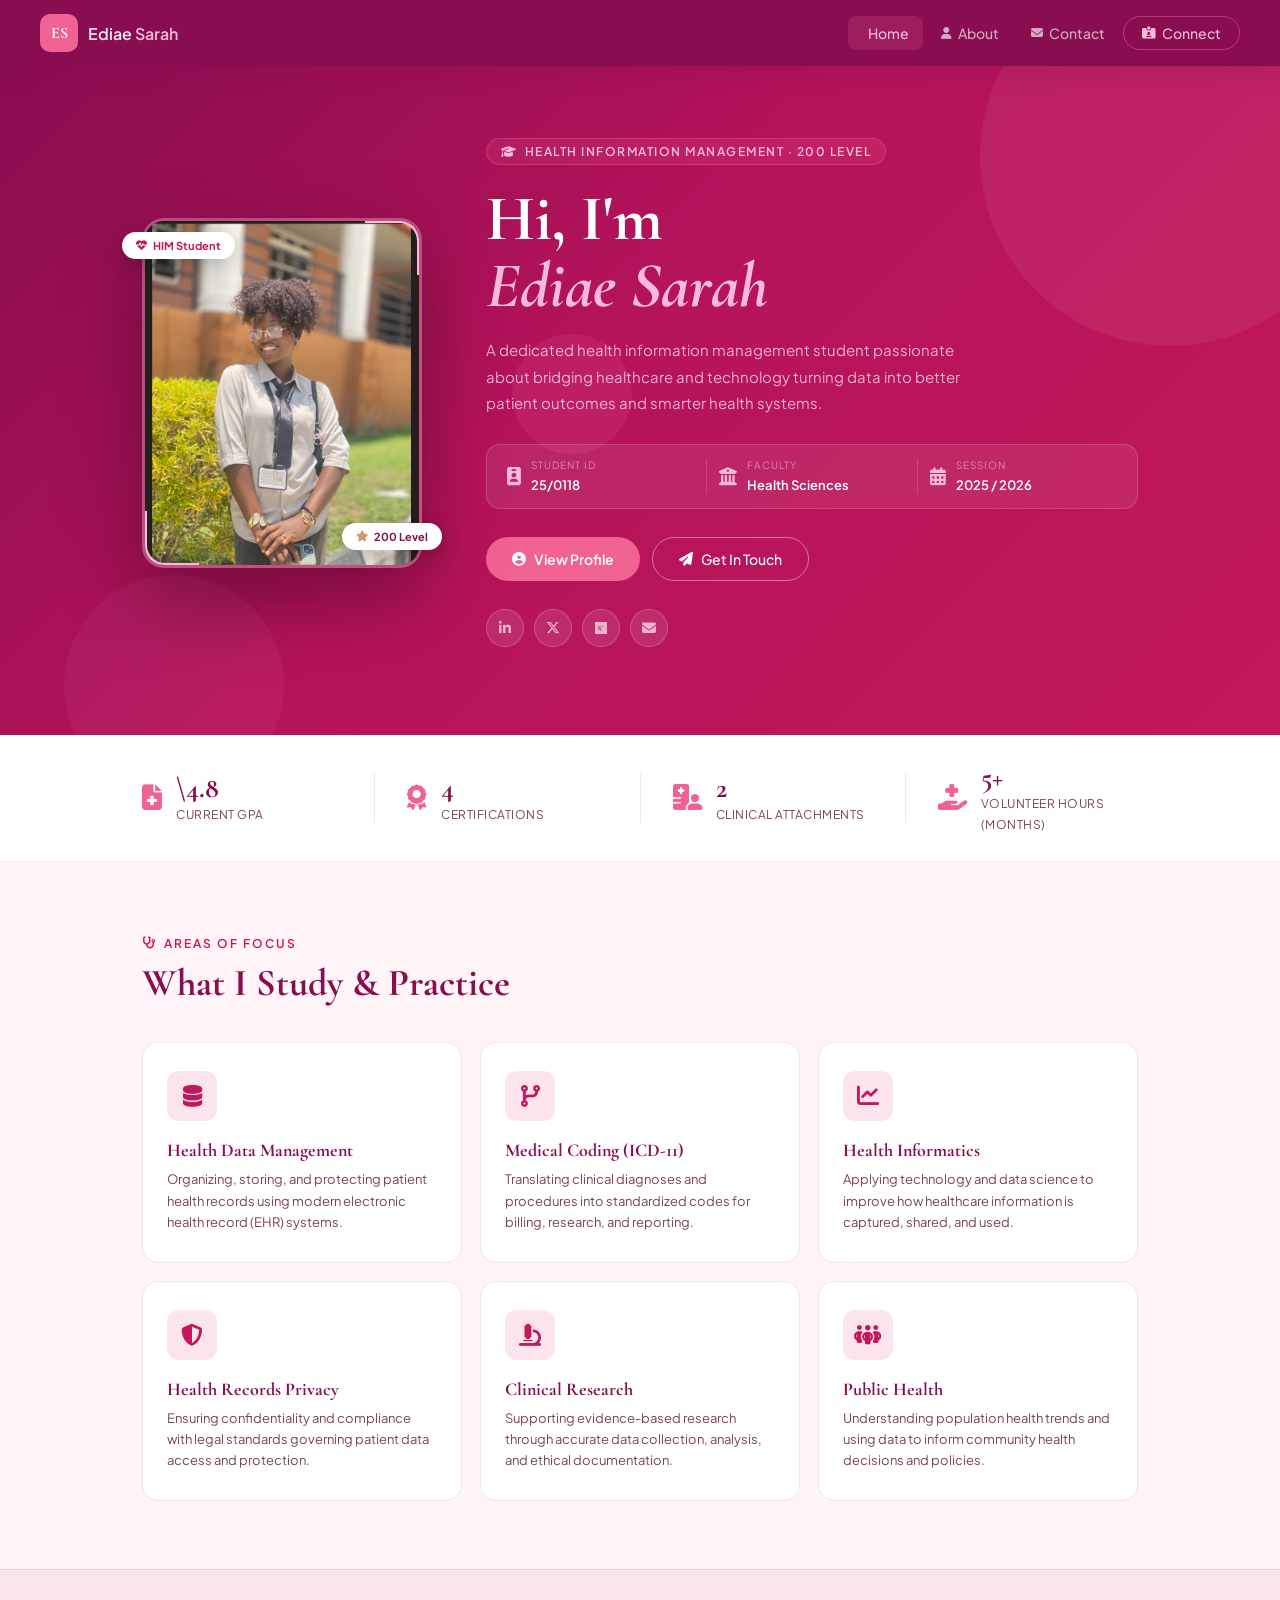
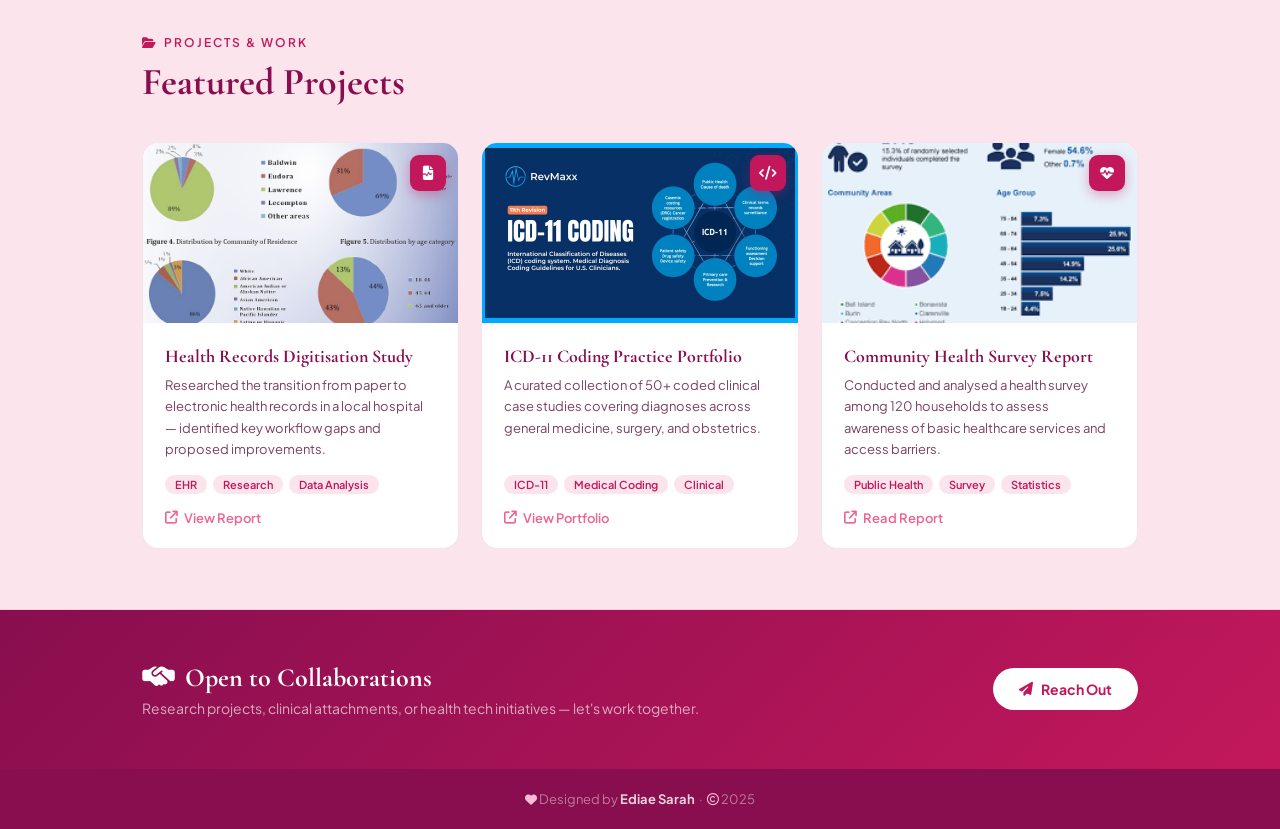
<file: index.html>
<!DOCTYPE html>
<html lang="en">
<head>
  <meta charset="UTF-8"/>
  <meta name="viewport" content="width=device-width, initial-scale=1.0"/>
  <title>Ediae Sarah — Health Information Management</title>
  <link rel="stylesheet" href="https://cdnjs.cloudflare.com/ajax/libs/font-awesome/6.5.0/css/all.min.css"/>
  <link href="https://fonts.googleapis.com/css2?family=Cormorant+Garamond:ital,wght@0,600;0,700;1,600;1,700&family=Plus+Jakarta+Sans:wght@300;400;500;600&display=swap" rel="stylesheet"/>
  <link rel="stylesheet" href="style.css"/>
</head>
<body>
 
  <!-- ═══ NAVBAR ═══ -->
  <nav class="navbar">
    <a href="index.html" class="logo">
      <div class="logo-mark">ES</div>
      <div class="logo-text">Ediae <span>Sarah</span></div>
    </a>
    <ul class="nav-links">
      <li><a href="index.html" class="active"><i class="fa-solid fa-house-heart"></i> Home</a></li>
      <li><a href="about.html"><i class="fa-solid fa-user"></i> About</a></li>
      <li><a href="contact.html"><i class="fa-solid fa-envelope"></i> Contact</a></li>
      <li><a href="contact.html" class="nav-btn"><i class="fa-solid fa-id-card-clip"></i> Connect</a></li>
    </ul>
    <button class="burger" id="burger" onclick="toggleNav()" aria-label="Menu">
      <span></span><span></span><span></span>
    </button>
  </nav>
 
  <!-- Mobile Menu -->
  <div class="mobile-nav" id="mobileNav">
    <a href="index.html" class="active"><i class="fa-solid fa-house-heart"></i> Home</a>
    <a href="about.html"><i class="fa-solid fa-user"></i> About</a>
    <a href="contact.html"><i class="fa-solid fa-envelope"></i> Contact</a>
    <div class="mobile-divider"></div>
    <a href="contact.html" class="mobile-btn"><i class="fa-solid fa-id-card-clip"></i> Connect with Me</a>
  </div>
 
  <!-- ═══ HERO ═══ -->
  <section class="hero">
    <div class="hero-blobs">
      <div class="blob blob-1"></div>
      <div class="blob blob-2"></div>
      <div class="blob blob-3"></div>
    </div>
    <div class="hero-inner container">
      <div class="hero-photo-col">
        <div class="hero-photo-ring">
          <div class="hero-photo-frame">
            <!--
              YOUR PHOTO HERE
              Save your photo as "sarah-photo.jpg" in this folder.
              Best size: 400x500px, portrait.
            -->
            <img
              src="./image.png"
              alt="Ediae Sarah"
              class="hero-photo"
              onerror="this.style.display='none';this.nextElementSibling.style.display='flex';"
            />
            <div class="photo-placeholder">
              <i class="fa-solid fa-camera-retro"></i>
              <span>Add your photo</span>
              <small><code>sarah-photo.jpg</code></small>
            </div>
          </div>
          <div class="ring-badge ring-top"><i class="fa-solid fa-heart-pulse"></i> HIM Student</div>
          <div class="ring-badge ring-bot"><i class="fa-solid fa-star"></i> 200 Level</div>
        </div>
      </div>
 
      <div class="hero-content">
        <p class="hero-eyebrow"><i class="fa-solid fa-graduation-cap"></i> Health Information Management · 200 Level</p>
        <h1>Hi, I'm<br><em>Ediae Sarah</em></h1>
        <p class="hero-sub">A dedicated health information management student passionate about bridging healthcare and technology  turning data into better patient outcomes and smarter health systems.</p>
        <div class="hero-id-strip">
          <div class="id-strip-item">
            <i class="fa-solid fa-id-badge"></i>
            <div>
              <small>Student ID</small>
              <strong>25/0118</strong>
            </div>
          </div>
          <div class="id-strip-sep"></div>
          <div class="id-strip-item">
            <i class="fa-solid fa-building-columns"></i>
            <div>
              <small>Faculty</small>
              <strong>Health Sciences</strong>
            </div>
          </div>
          <div class="id-strip-sep"></div>
          <div class="id-strip-item">
            <i class="fa-solid fa-calendar-days"></i>
            <div>
              <small>Session</small>
              <strong>2025 / 2026</strong>
            </div>
          </div>
        </div>
        <div class="hero-actions">
          <a href="about.html" class="btn-primary"><i class="fa-solid fa-user-circle"></i> View Profile</a>
          <a href="contact.html" class="btn-ghost"><i class="fa-solid fa-paper-plane"></i> Get In Touch</a>
        </div>
        <div class="hero-socials">
          <a href="#" title="LinkedIn"><i class="fa-brands fa-linkedin-in"></i></a>
          <a href="#" title="Twitter/X"><i class="fa-brands fa-x-twitter"></i></a>
          <a href="#" title="ResearchGate"><i class="fa-brands fa-researchgate"></i></a>
          <a href="#" title="Email"><i class="fa-solid fa-envelope"></i></a>
        </div>
      </div>
    </div>
  </section>
 
  <!-- ═══ QUICK STATS ═══ -->
  <section class="stats-bar">
    <div class="container stats-inner">
      <div class="stat-item">
        <i class="fa-solid fa-file-medical"></i>
        <div>
          <strong>\4.8</strong>
          <span>Current GPA</span>
        </div>
      </div>
      <div class="stat-sep"></div>
      <div class="stat-item">
        <i class="fa-solid fa-award"></i>
        <div>
          <strong>4</strong>
          <span>Certifications</span>
        </div>
      </div>
      <div class="stat-sep"></div>
      <div class="stat-item">
        <i class="fa-solid fa-hospital-user"></i>
        <div>
          <strong>2</strong>
          <span>Clinical Attachments</span>
        </div>
      </div>
      <div class="stat-sep"></div>
      <div class="stat-item">
        <i class="fa-solid fa-hand-holding-medical"></i>
        <div>
          <strong>5+</strong>
          <span>Volunteer Hours (months)</span>
        </div>
      </div>
    </div>
  </section>
 
  <!-- ═══ CORE AREAS ═══ -->
  <section class="areas-section">
    <div class="container">
      <p class="section-tag"><i class="fa-solid fa-stethoscope"></i> Areas of Focus</p>
      <h2 class="section-title">What I Study & Practice</h2>
      <div class="areas-grid">
        <div class="area-card">
          <div class="area-icon"><i class="fa-solid fa-database"></i></div>
          <h3>Health Data Management</h3>
          <p>Organizing, storing, and protecting patient health records using modern electronic health record (EHR) systems.</p>
        </div>
        <div class="area-card">
          <div class="area-icon"><i class="fa-solid fa-code-branch"></i></div>
          <h3>Medical Coding (ICD-11)</h3>
          <p>Translating clinical diagnoses and procedures into standardized codes for billing, research, and reporting.</p>
        </div>
        <div class="area-card">
          <div class="area-icon"><i class="fa-solid fa-chart-line"></i></div>
          <h3>Health Informatics</h3>
          <p>Applying technology and data science to improve how healthcare information is captured, shared, and used.</p>
        </div>
        <div class="area-card">
          <div class="area-icon"><i class="fa-solid fa-shield-halved"></i></div>
          <h3>Health Records Privacy</h3>
          <p>Ensuring confidentiality and compliance with legal standards governing patient data access and protection.</p>
        </div>
        <div class="area-card">
          <div class="area-icon"><i class="fa-solid fa-microscope"></i></div>
          <h3>Clinical Research</h3>
          <p>Supporting evidence-based research through accurate data collection, analysis, and ethical documentation.</p>
        </div>
        <div class="area-card">
          <div class="area-icon"><i class="fa-solid fa-people-group"></i></div>
          <h3>Public Health</h3>
          <p>Understanding population health trends and using data to inform community health decisions and policies.</p>
        </div>
      </div>
    </div>
  </section>
 
  <!-- ═══ PROJECTS ═══ -->
  <section class="projects-section">
    <div class="container">
      <p class="section-tag"><i class="fa-solid fa-folder-open"></i> Projects & Work</p>
      <h2 class="section-title">Featured Projects</h2>
      <div class="projects-grid">
 
        <div class="project-card">
          <!--
            PROJECT IMAGE: Save as "project1.jpg" in this folder.
            Recommended: 600x360px screenshot or photo of your work.
          -->
          <div class="project-thumb">
            <img src="./douglascountysurveygraphs.png" alt="Health Records Digitisation"
              onerror="this.style.display='none';this.nextElementSibling.style.display='flex';"/>
            <div class="project-thumb-ph"><i class="fa-solid fa-image"></i><span>project1.jpg</span></div>
            <div class="project-thumb-icon"><i class="fa-solid fa-file-medical-alt"></i></div>
          </div>
          <div class="project-body">
            <h3>Health Records Digitisation Study</h3>
            <p>Researched the transition from paper to electronic health records in a local hospital — identified key workflow gaps and proposed improvements.</p>
            <div class="project-tags"><span>EHR</span><span>Research</span><span>Data Analysis</span></div>
            <a href="#" class="project-link"><i class="fa-solid fa-arrow-up-right-from-square"></i> View Report</a>
          </div>
        </div>
 
        <div class="project-card">
          <div class="project-thumb">
            <img src="./ICD-11-Coding.jpg" alt="ICD-11 Coding Practice"
              onerror="this.style.display='none';this.nextElementSibling.style.display='flex';"/>
            <div class="project-thumb-ph"><i class="fa-solid fa-image"></i><span>project2.jpg</span></div>
            <div class="project-thumb-icon"><i class="fa-solid fa-code"></i></div>
          </div>
          <div class="project-body">
            <h3>ICD-11 Coding Practice Portfolio</h3>
            <p>A curated collection of 50+ coded clinical case studies covering diagnoses across general medicine, surgery, and obstetrics.</p>
            <div class="project-tags"><span>ICD-11</span><span>Medical Coding</span><span>Clinical</span></div>
            <a href="#" class="project-link"><i class="fa-solid fa-arrow-up-right-from-square"></i> View Portfolio</a>
          </div>
        </div>
 
        <div class="project-card">
          <div class="project-thumb">
            <img src="./survay report.png" alt="Community Health Survey"
              onerror="this.style.display='none';this.nextElementSibling.style.display='flex';"/>
            <div class="project-thumb-ph"><i class="fa-solid fa-image"></i><span>project3.jpg</span></div>
            <div class="project-thumb-icon"><i class="fa-solid fa-heart-pulse"></i></div>
          </div>
          <div class="project-body">
            <h3>Community Health Survey Report</h3>
            <p>Conducted and analysed a health survey among 120 households to assess awareness of basic healthcare services and access barriers.</p>
            <div class="project-tags"><span>Public Health</span><span>Survey</span><span>Statistics</span></div>
            <a href="#" class="project-link"><i class="fa-solid fa-arrow-up-right-from-square"></i> Read Report</a>
          </div>
        </div>
 
      </div>
    </div>
  </section>
 
  <!-- ═══ CTA BANNER ═══ -->
  <section class="cta-banner">
    <div class="container cta-inner">
      <div>
        <h2><i class="fa-solid fa-handshake-simple"></i> Open to Collaborations</h2>
        <p>Research projects, clinical attachments, or health tech initiatives — let's work together.</p>
      </div>
      <a href="contact.html" class="btn-primary-dark"><i class="fa-solid fa-paper-plane"></i> Reach Out</a>
    </div>
  </section>
 
  <footer class="footer">
    <p><i class="fa-solid fa-heart"></i> Designed by <strong>Ediae Sarah</strong> &nbsp;·&nbsp; <i class="fa-regular fa-copyright"></i> 2025</p>
  </footer>
 
  <script src="nav.js"></script>
</body>
</html>
</file>
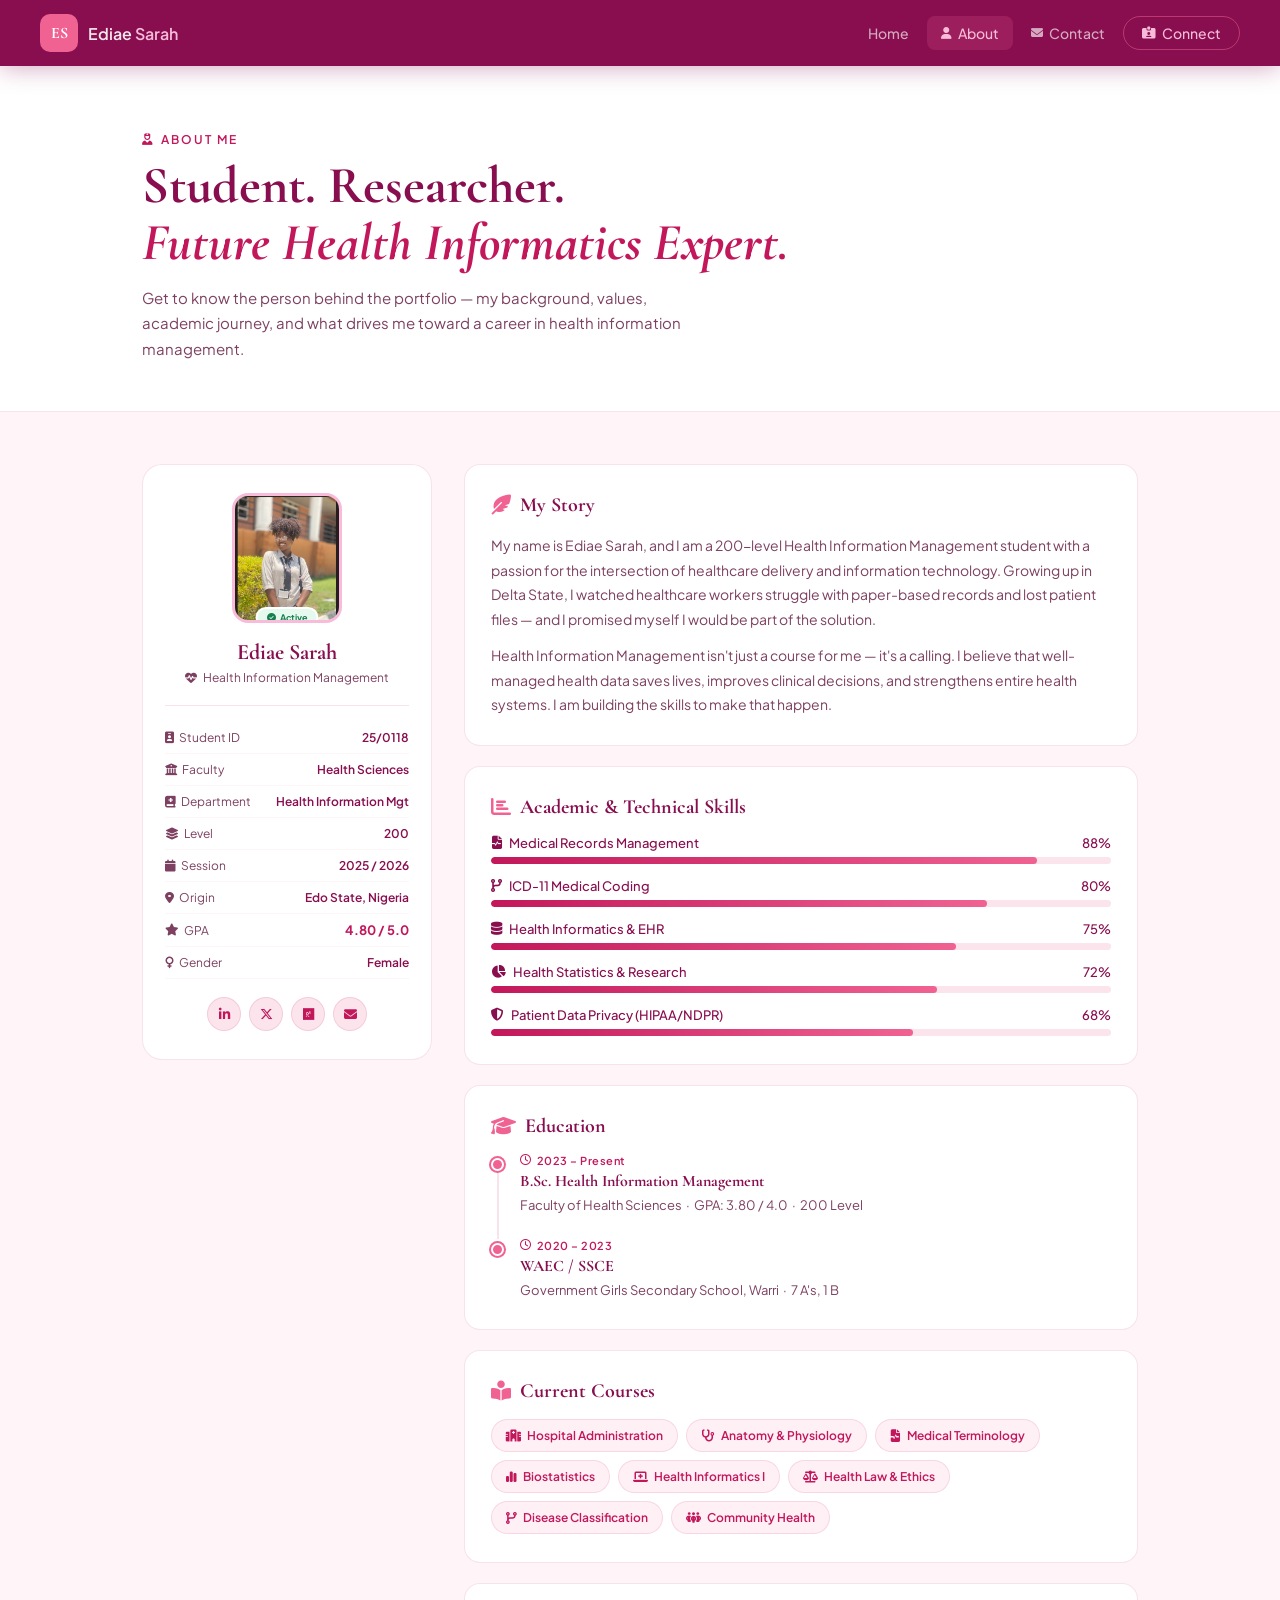
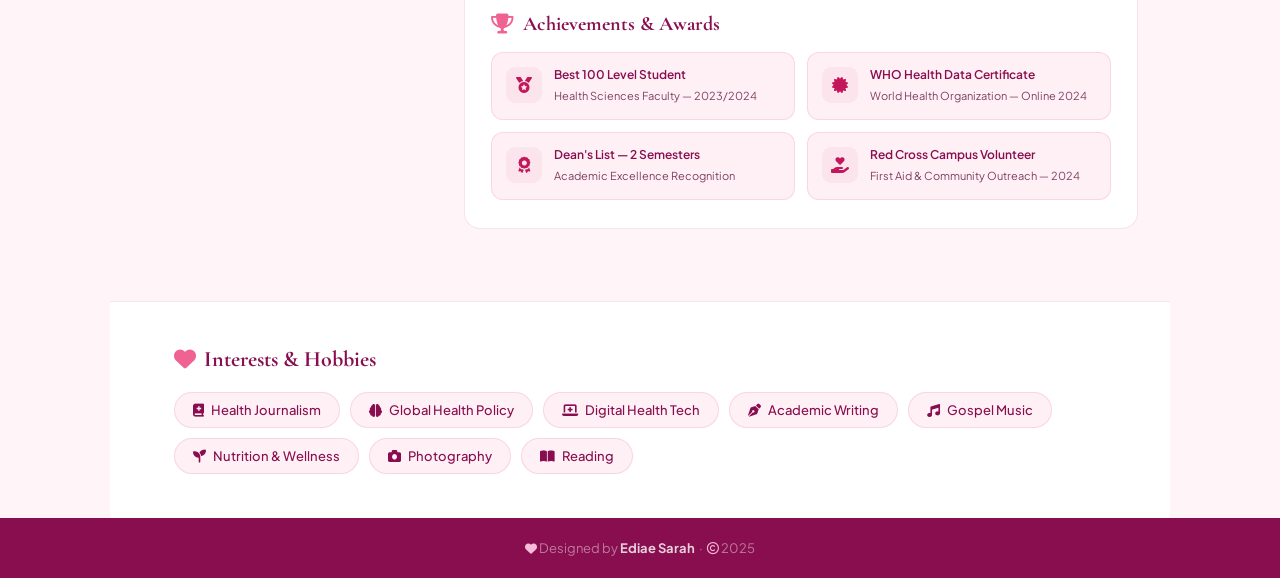
<file: about.html>
<!DOCTYPE html>
<html lang="en">
<head>
  <meta charset="UTF-8"/>
  <meta name="viewport" content="width=device-width, initial-scale=1.0"/>
  <title>About — Ediae Sarah</title>
  <link rel="stylesheet" href="https://cdnjs.cloudflare.com/ajax/libs/font-awesome/6.5.0/css/all.min.css"/>
  <link href="https://fonts.googleapis.com/css2?family=Cormorant+Garamond:ital,wght@0,600;0,700;1,600;1,700&family=Plus+Jakarta+Sans:wght@300;400;500;600&display=swap" rel="stylesheet"/>
  <link rel="stylesheet" href="style.css"/>
</head>
<body>
 
  <!-- ═══ NAVBAR ═══ -->
  <nav class="navbar">
    <a href="index.html" class="logo">
      <div class="logo-mark">ES</div>
      <div class="logo-text">Ediae <span>Sarah</span></div>
    </a>
    <ul class="nav-links">
      <li><a href="index.html"><i class="fa-solid fa-house-heart"></i> Home</a></li>
      <li><a href="about.html" class="active"><i class="fa-solid fa-user"></i> About</a></li>
      <li><a href="contact.html"><i class="fa-solid fa-envelope"></i> Contact</a></li>
      <li><a href="contact.html" class="nav-btn"><i class="fa-solid fa-id-card-clip"></i> Connect</a></li>
    </ul>
    <button class="burger" id="burger" onclick="toggleNav()" aria-label="Menu">
      <span></span><span></span><span></span>
    </button>
  </nav>
 
  <div class="mobile-nav" id="mobileNav">
    <a href="index.html"><i class="fa-solid fa-house-heart"></i> Home</a>
    <a href="about.html" class="active"><i class="fa-solid fa-user"></i> About</a>
    <a href="contact.html"><i class="fa-solid fa-envelope"></i> Contact</a>
    <div class="mobile-divider"></div>
    <a href="contact.html" class="mobile-btn"><i class="fa-solid fa-id-card-clip"></i> Connect with Me</a>
  </div>
 
  <!-- PAGE HERO -->
  <section class="page-hero">
    <div class="container">
      <p class="section-tag"><i class="fa-solid fa-user-nurse"></i> About Me</p>
      <h1 class="page-hero-title">Student. Researcher.<br><em>Future Health Informatics Expert.</em></h1>
      <p class="page-hero-sub">Get to know the person behind the portfolio — my background, values, academic journey, and what drives me toward a career in health information management.</p>
    </div>
  </section>
 
  <!-- PROFILE GRID -->
  <section class="profile-section">
    <div class="profile-grid">
 
      <!-- LEFT: Profile Identity Card -->
      <div class="profile-left">
        <div class="profile-card">
          <div class="profile-photo-wrap">
            <!--
              YOUR PHOTO HERE
              Save as "sarah-photo.jpg" in this folder.
            -->
            <img
              src="./image.png"
              alt="Ediae Sarah"
              class="profile-photo"
              onerror="this.style.display='none';this.nextElementSibling.style.display='flex';"
            />
            <div class="profile-photo-ph">
              <i class="fa-solid fa-camera-retro"></i>
              <span>sarah-photo.jpg</span>
            </div>
            <div class="profile-active-badge"><i class="fa-solid fa-circle-check"></i> Active</div>
          </div>
 
          <h2 class="profile-name">Ediae Sarah</h2>
          <p class="profile-role"><i class="fa-solid fa-heart-pulse"></i> Health Information Management</p>
 
          <div class="profile-details">
            <div class="detail-row">
              <span class="d-label"><i class="fa-solid fa-id-badge"></i> Student ID</span>
              <span class="d-val">25/0118</span>
            </div>
            <div class="detail-row">
              <span class="d-label"><i class="fa-solid fa-building-columns"></i> Faculty</span>
              <span class="d-val">Health Sciences</span>
            </div>
            <div class="detail-row">
              <span class="d-label"><i class="fa-solid fa-book-medical"></i> Department</span>
              <span class="d-val">Health Information Mgt</span>
            </div>
            <div class="detail-row">
              <span class="d-label"><i class="fa-solid fa-layer-group"></i> Level</span>
              <span class="d-val">200</span>
            </div>
            <div class="detail-row">
              <span class="d-label"><i class="fa-solid fa-calendar"></i> Session</span>
              <span class="d-val">2025 / 2026</span>
            </div>
            <div class="detail-row">
              <span class="d-label"><i class="fa-solid fa-location-dot"></i> Origin</span>
              <span class="d-val">Edo State, Nigeria</span>
            </div>
            <div class="detail-row">
              <span class="d-label"><i class="fa-solid fa-star"></i> GPA</span>
              <span class="d-val gpa">4.80 / 5.0</span>
            </div>
            <div class="detail-row">
              <span class="d-label"><i class="fa-solid fa-venus"></i> Gender</span>
              <span class="d-val">Female</span>
            </div>
          </div>
 
          <div class="profile-socials">
            <a href="#" title="LinkedIn"><i class="fa-brands fa-linkedin-in"></i></a>
            <a href="#" title="Twitter/X"><i class="fa-brands fa-x-twitter"></i></a>
            <a href="#" title="ResearchGate"><i class="fa-brands fa-researchgate"></i></a>
            <a href="contact.html" title="Email"><i class="fa-solid fa-envelope"></i></a>
          </div>
        </div>
      </div>
 
      <!-- RIGHT: Bio, Skills, Education -->
      <div class="profile-right">
 
        <div class="block-card">
          <h3><i class="fa-solid fa-feather-pointed"></i> My Story</h3>
          <p>My name is Ediae Sarah, and I am a 200-level Health Information Management student with a passion for the intersection of healthcare delivery and information technology. Growing up in Delta State, I watched healthcare workers struggle with paper-based records and lost patient files — and I promised myself I would be part of the solution.</p>
          <p>Health Information Management isn't just a course for me — it's a calling. I believe that well-managed health data saves lives, improves clinical decisions, and strengthens entire health systems. I am building the skills to make that happen.</p>
        </div>
 
        <!-- Skills -->
        <div class="block-card">
          <h3><i class="fa-solid fa-chart-bar"></i> Academic & Technical Skills</h3>
          <div class="skill-bars">
            <div class="skill-bar-item">
              <div class="sb-top"><span><i class="fa-solid fa-file-medical-alt"></i> Medical Records Management</span><span>88%</span></div>
              <div class="bar-track"><div class="bar-fill" style="width:88%"></div></div>
            </div>
            <div class="skill-bar-item">
              <div class="sb-top"><span><i class="fa-solid fa-code-branch"></i> ICD-11 Medical Coding</span><span>80%</span></div>
              <div class="bar-track"><div class="bar-fill" style="width:80%"></div></div>
            </div>
            <div class="skill-bar-item">
              <div class="sb-top"><span><i class="fa-solid fa-database"></i> Health Informatics & EHR</span><span>75%</span></div>
              <div class="bar-track"><div class="bar-fill" style="width:75%"></div></div>
            </div>
            <div class="skill-bar-item">
              <div class="sb-top"><span><i class="fa-solid fa-chart-pie"></i> Health Statistics & Research</span><span>72%</span></div>
              <div class="bar-track"><div class="bar-fill" style="width:72%"></div></div>
            </div>
            <div class="skill-bar-item">
              <div class="sb-top"><span><i class="fa-solid fa-shield-halved"></i> Patient Data Privacy (HIPAA/NDPR)</span><span>68%</span></div>
              <div class="bar-track"><div class="bar-fill" style="width:68%"></div></div>
            </div>
          </div>
        </div>
 
        <!-- Education -->
        <div class="block-card">
          <h3><i class="fa-solid fa-graduation-cap"></i> Education</h3>
          <div class="timeline">
            <div class="tl-item">
              <div class="tl-dot"></div>
              <div class="tl-body">
                <span class="tl-year"><i class="fa-regular fa-clock"></i> 2023 – Present</span>
                <h4>B.Sc. Health Information Management</h4>
                <p>Faculty of Health Sciences &nbsp;·&nbsp; GPA: 3.80 / 4.0 &nbsp;·&nbsp; 200 Level</p>
              </div>
            </div>
            <div class="tl-item">
              <div class="tl-dot"></div>
              <div class="tl-body">
                <span class="tl-year"><i class="fa-regular fa-clock"></i> 2020 – 2023</span>
                <h4>WAEC / SSCE</h4>
                <p>Government Girls Secondary School, Warri &nbsp;·&nbsp; 7 A's, 1 B</p>
              </div>
            </div>
          </div>
        </div>
 
        <!-- Courses -->
        <div class="block-card">
          <h3><i class="fa-solid fa-book-open-reader"></i> Current Courses</h3>
          <div class="courses-grid">
            <div class="course-chip"><i class="fa-solid fa-hospital"></i> Hospital Administration</div>
            <div class="course-chip"><i class="fa-solid fa-stethoscope"></i> Anatomy & Physiology</div>
            <div class="course-chip"><i class="fa-solid fa-file-waveform"></i> Medical Terminology</div>
            <div class="course-chip"><i class="fa-solid fa-chart-simple"></i> Biostatistics</div>
            <div class="course-chip"><i class="fa-solid fa-laptop-medical"></i> Health Informatics I</div>
            <div class="course-chip"><i class="fa-solid fa-scale-balanced"></i> Health Law & Ethics</div>
            <div class="course-chip"><i class="fa-solid fa-code-branch"></i> Disease Classification</div>
            <div class="course-chip"><i class="fa-solid fa-people-group"></i> Community Health</div>
          </div>
        </div>
 
        <!-- Achievements -->
        <div class="block-card">
          <h3><i class="fa-solid fa-trophy"></i> Achievements & Awards</h3>
          <div class="achieve-grid">
            <div class="achieve-item">
              <div class="achieve-icon"><i class="fa-solid fa-medal"></i></div>
              <div>
                <h4>Best 100 Level Student</h4>
                <p>Health Sciences Faculty — 2023/2024</p>
              </div>
            </div>
            <div class="achieve-item">
              <div class="achieve-icon"><i class="fa-solid fa-certificate"></i></div>
              <div>
                <h4>WHO Health Data Certificate</h4>
                <p>World Health Organization — Online 2024</p>
              </div>
            </div>
            <div class="achieve-item">
              <div class="achieve-icon"><i class="fa-solid fa-award"></i></div>
              <div>
                <h4>Dean's List — 2 Semesters</h4>
                <p>Academic Excellence Recognition</p>
              </div>
            </div>
            <div class="achieve-item">
              <div class="achieve-icon"><i class="fa-solid fa-hand-holding-heart"></i></div>
              <div>
                <h4>Red Cross Campus Volunteer</h4>
                <p>First Aid &amp; Community Outreach — 2024</p>
              </div>
            </div>
          </div>
        </div>
 
      </div>
    </div>
  </section>
 
  <!-- INTERESTS -->
  <section class="interests-section">
    <div class="container">
      <h3><i class="fa-solid fa-heart"></i> Interests & Hobbies</h3>
      <div class="interests-grid">
        <div class="interest-chip"><i class="fa-solid fa-book-medical"></i> Health Journalism</div>
        <div class="interest-chip"><i class="fa-solid fa-brain"></i> Global Health Policy</div>
        <div class="interest-chip"><i class="fa-solid fa-laptop-medical"></i> Digital Health Tech</div>
        <div class="interest-chip"><i class="fa-solid fa-pen-nib"></i> Academic Writing</div>
        <div class="interest-chip"><i class="fa-solid fa-music"></i> Gospel Music</div>
        <div class="interest-chip"><i class="fa-solid fa-seedling"></i> Nutrition & Wellness</div>
        <div class="interest-chip"><i class="fa-solid fa-camera"></i> Photography</div>
        <div class="interest-chip"><i class="fa-solid fa-book-open"></i> Reading</div>
      </div>
    </div>
  </section>
 
  <footer class="footer">
    <p><i class="fa-solid fa-heart"></i> Designed by <strong>Ediae Sarah</strong> &nbsp;·&nbsp; <i class="fa-regular fa-copyright"></i> 2025</p>
  </footer>
 
  <script src="nav.js"></script>
</body>
</html>
</file>
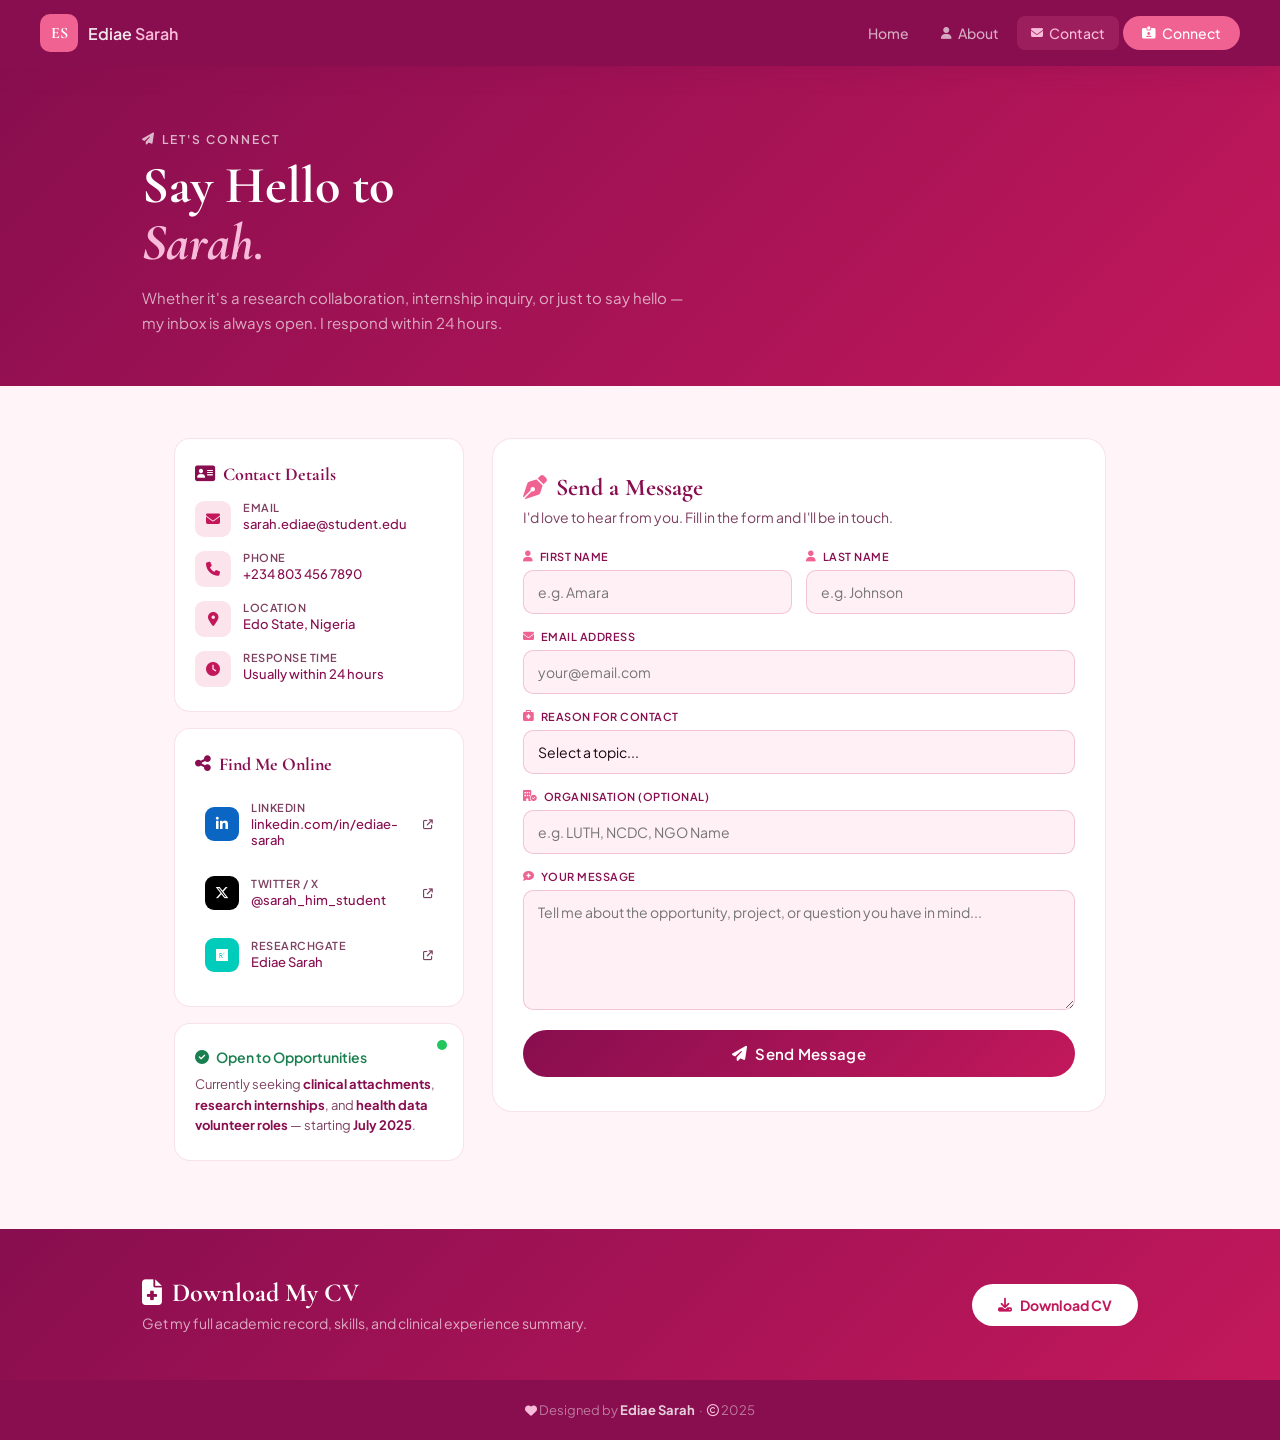
<file: contact.html>
<!DOCTYPE html>
<html lang="en">
<head>
  <meta charset="UTF-8"/>
  <meta name="viewport" content="width=device-width, initial-scale=1.0"/>
  <title>Contact — Ediae Sarah</title>
  <link rel="stylesheet" href="https://cdnjs.cloudflare.com/ajax/libs/font-awesome/6.5.0/css/all.min.css"/>
  <link href="https://fonts.googleapis.com/css2?family=Cormorant+Garamond:ital,wght@0,600;0,700;1,600;1,700&family=Plus+Jakarta+Sans:wght@300;400;500;600&display=swap" rel="stylesheet"/>
  <link rel="stylesheet" href="style.css"/>
</head>
<body>
 
  <!-- ═══ NAVBAR ═══ -->
  <nav class="navbar">
    <a href="index.html" class="logo">
      <div class="logo-mark">ES</div>
      <div class="logo-text">Ediae <span>Sarah</span></div>
    </a>
    <ul class="nav-links">
      <li><a href="index.html"><i class="fa-solid fa-house-heart"></i> Home</a></li>
      <li><a href="about.html"><i class="fa-solid fa-user"></i> About</a></li>
      <li><a href="contact.html" class="active"><i class="fa-solid fa-envelope"></i> Contact</a></li>
      <li><a href="contact.html" class="nav-btn active-btn"><i class="fa-solid fa-id-card-clip"></i> Connect</a></li>
    </ul>
    <button class="burger" id="burger" onclick="toggleNav()" aria-label="Menu">
      <span></span><span></span><span></span>
    </button>
  </nav>
 
  <div class="mobile-nav" id="mobileNav">
    <a href="index.html"><i class="fa-solid fa-house-heart"></i> Home</a>
    <a href="about.html"><i class="fa-solid fa-user"></i> About</a>
    <a href="contact.html" class="active"><i class="fa-solid fa-envelope"></i> Contact</a>
    <div class="mobile-divider"></div>
    <a href="contact.html" class="mobile-btn"><i class="fa-solid fa-id-card-clip"></i> Connect with Me</a>
  </div>
 
  <!-- PAGE HERO -->
  <section class="page-hero contact-hero">
    <div class="container">
      <p class="section-tag light-tag"><i class="fa-solid fa-paper-plane"></i> Let's Connect</p>
      <h1 class="page-hero-title light-title">Say Hello to<br><em>Sarah.</em></h1>
      <p class="page-hero-sub light-sub">Whether it's a research collaboration, internship inquiry, or just to say hello — my inbox is always open. I respond within 24 hours.</p>
    </div>
  </section>
 
  <!-- CONTACT BODY -->
  <section class="contact-body">
    <div class="container contact-grid">
 
      <!-- LEFT PANEL -->
      <div class="contact-left">
 
        <div class="info-card">
          <h3><i class="fa-solid fa-address-card"></i> Contact Details</h3>
          <div class="info-row">
            <div class="info-icon"><i class="fa-solid fa-envelope"></i></div>
            <div>
              <p class="i-label">Email</p>
              <p class="i-val">sarah.ediae@student.edu</p>
            </div>
          </div>
          <div class="info-row">
            <div class="info-icon"><i class="fa-solid fa-phone"></i></div>
            <div>
              <p class="i-label">Phone</p>
              <p class="i-val">+234 803 456 7890</p>
            </div>
          </div>
          <div class="info-row">
            <div class="info-icon"><i class="fa-solid fa-location-dot"></i></div>
            <div>
              <p class="i-label">Location</p>
              <p class="i-val">Edo State, Nigeria</p>
            </div>
          </div>
          <div class="info-row">
            <div class="info-icon"><i class="fa-solid fa-clock"></i></div>
            <div>
              <p class="i-label">Response Time</p>
              <p class="i-val">Usually within 24 hours</p>
            </div>
          </div>
        </div>
 
        <div class="info-card">
          <h3><i class="fa-solid fa-share-nodes"></i> Find Me Online</h3>
          <div class="social-links">
            <a href="#" class="social-row">
              <div class="social-icon linkedin"><i class="fa-brands fa-linkedin-in"></i></div>
              <div>
                <p class="i-label">LinkedIn</p>
                <p class="i-val">linkedin.com/in/ediae-sarah</p>
              </div>
              <i class="fa-solid fa-arrow-up-right-from-square ext-arrow"></i>
            </a>
            <a href="#" class="social-row">
              <div class="social-icon twitter"><i class="fa-brands fa-x-twitter"></i></div>
              <div>
                <p class="i-label">Twitter / X</p>
                <p class="i-val">@sarah_him_student</p>
              </div>
              <i class="fa-solid fa-arrow-up-right-from-square ext-arrow"></i>
            </a>
            <a href="#" class="social-row">
              <div class="social-icon researchgate"><i class="fa-brands fa-researchgate"></i></div>
              <div>
                <p class="i-label">ResearchGate</p>
                <p class="i-val">Ediae Sarah</p>
              </div>
              <i class="fa-solid fa-arrow-up-right-from-square ext-arrow"></i>
            </a>
          </div>
        </div>
 
        <div class="info-card avail-card">
          <div class="avail-pulse"></div>
          <h4><i class="fa-solid fa-circle-check"></i> Open to Opportunities</h4>
          <p>Currently seeking <strong>clinical attachments</strong>, <strong>research internships</strong>, and <strong>health data volunteer roles</strong> — starting <strong>July 2025</strong>.</p>
        </div>
 
      </div>
 
      <!-- RIGHT: FORM -->
      <div class="contact-right">
        <div class="form-card">
          <h3><i class="fa-solid fa-pen-nib"></i> Send a Message</h3>
          <p class="form-sub">I'd love to hear from you. Fill in the form and I'll be in touch.</p>
 
          <div id="formBody">
            <div class="form-row-2">
              <div class="field-group">
                <label><i class="fa-solid fa-user"></i> First Name</label>
                <input type="text" placeholder="e.g. Amara"/>
              </div>
              <div class="field-group">
                <label><i class="fa-solid fa-user"></i> Last Name</label>
                <input type="text" placeholder="e.g. Johnson"/>
              </div>
            </div>
            <div class="field-group">
              <label><i class="fa-solid fa-envelope"></i> Email Address</label>
              <input type="email" placeholder="your@email.com"/>
            </div>
            <div class="field-group">
              <label><i class="fa-solid fa-briefcase-medical"></i> Reason for Contact</label>
              <select>
                <option value="">Select a topic...</option>
                <option>Research Collaboration</option>
                <option>Internship / Attachment Inquiry</option>
                <option>Academic Partnership</option>
                <option>Volunteer Opportunity</option>
                <option>General Enquiry</option>
              </select>
            </div>
            <div class="field-group">
              <label><i class="fa-solid fa-building-circle-check"></i> Organisation (optional)</label>
              <input type="text" placeholder="e.g. LUTH, NCDC, NGO Name"/>
            </div>
            <div class="field-group">
              <label><i class="fa-solid fa-comment-medical"></i> Your Message</label>
              <textarea placeholder="Tell me about the opportunity, project, or question you have in mind..."></textarea>
            </div>
            <button class="form-submit" onclick="sendMessage()">
              <i class="fa-solid fa-paper-plane"></i> Send Message
            </button>
          </div>
 
          <div class="form-success" id="successState">
            <div class="success-icon"><i class="fa-solid fa-circle-check"></i></div>
            <h4>Message Received!</h4>
            <p>Thank you for reaching out, Sarah will reply within 24 hours.</p>
            <button class="btn-ghost-pink" style="margin-top:20px" onclick="resetForm()">
              <i class="fa-solid fa-rotate-left"></i> Send Another Message
            </button>
          </div>
        </div>
      </div>
 
    </div>
  </section>
 
  <!-- CV Banner -->
  <section class="cv-banner">
    <div class="container cta-inner">
      <div>
        <h2><i class="fa-solid fa-file-medical"></i> Download My CV</h2>
        <p>Get my full academic record, skills, and clinical experience summary.</p>
      </div>
      <a href="#" class="btn-primary-dark"><i class="fa-solid fa-download"></i> Download CV</a>
    </div>
  </section>
 
  <footer class="footer">
    <p><i class="fa-solid fa-heart"></i> Designed by <strong>Ediae Sarah</strong> &nbsp;·&nbsp; <i class="fa-regular fa-copyright"></i> 2025</p>
  </footer>
 
  <script src="nav.js"></script>
  <script>
    function sendMessage() {
      document.getElementById('formBody').style.display = 'none';
      document.getElementById('successState').style.display = 'flex';
    }
    function resetForm() {
      document.getElementById('formBody').style.display = 'block';
      document.getElementById('successState').style.display = 'none';
    }
  </script>
</body>
</html>
</file>
<file: style.css>
/* ═══════════════════════════════════════════════════
   EDIAE SARAH — STUDENT PORTFOLIO
   Pink & Rose Gold Theme · Health Information Mgt
   ═══════════════════════════════════════════════════ */
 
@import url('https://fonts.googleapis.com/css2?family=Cormorant+Garamond:ital,wght@0,600;0,700;1,600;1,700&family=Plus+Jakarta+Sans:wght@300;400;500;600&display=swap');
 
*, *::before, *::after { margin: 0; padding: 0; box-sizing: border-box; }
 
:root {
  --rose:       #C2185B;
  --rose-dk:    #880E4F;
  --rose-lt:    #E91E8C;
  --pink:       #F06292;
  --pink-lt:    #F8BBD9;
  --pink-pale:  #FFF0F6;
  --blush:      #FCE4EC;
  --gold:       #D4976A;
  --white:      #ffffff;
  --bg:         #FFF5F9;
  --text:       #1a0610;
  --muted:      #7d4060;
  --border:     rgba(194,24,91,0.12);
  --nav-h:      66px;
  --radius:     16px;
  --shadow:     0 8px 32px rgba(194,24,91,0.12);
}
 
html { scroll-behavior: smooth; }
 
body {
  font-family: 'Plus Jakarta Sans', sans-serif;
  background: var(--bg);
  color: var(--text);
  min-height: 100vh;
}
 
a { text-decoration: none; color: inherit; }
 
.container {
  max-width: 1060px;
  margin: 0 auto;
  padding: 0 2rem;
}
 
/* ─── NAVBAR ─── */
.navbar {
  height: var(--nav-h);
  background: var(--rose-dk);
  display: flex;
  align-items: center;
  justify-content: space-between;
  padding: 0 2.5rem;
  position: sticky;
  top: 0;
  z-index: 1000;
  box-shadow: 0 2px 24px rgba(136,14,79,0.35);
}
 
.logo {
  display: flex;
  align-items: center;
  gap: 10px;
}
 
.logo-mark {
  width: 38px; height: 38px;
  background: var(--pink);
  border-radius: 10px;
  display: flex;
  align-items: center;
  justify-content: center;
  font-family: 'Cormorant Garamond', serif;
  font-weight: 700;
  font-size: 16px;
  color: var(--white);
  flex-shrink: 0;
}
 
.logo-text {
  font-family: 'Plus Jakarta Sans', sans-serif;
  font-weight: 600;
  font-size: 16px;
  color: rgba(255,255,255,0.9);
}
 
.logo-text span { color: var(--pink-lt); }
 
.nav-links {
  display: flex;
  align-items: center;
  gap: 4px;
  list-style: none;
}
 
.nav-links a {
  font-size: 14px;
  font-weight: 500;
  color: rgba(255,255,255,0.65);
  padding: 8px 14px;
  border-radius: 8px;
  transition: all 0.2s;
  display: flex;
  align-items: center;
  gap: 6px;
}
 
.nav-links a i { font-size: 12px; }
 
.nav-links a:hover {
  color: var(--white);
  background: rgba(255,255,255,0.1);
}
 
.nav-links a.active {
  color: var(--pink-lt);
  background: rgba(240,98,146,0.2);
}
 
.nav-btn {
  border: 1px solid rgba(240,98,146,0.5) !important;
  color: var(--pink-lt) !important;
  border-radius: 50px !important;
  padding: 7px 18px !important;
}
 
.nav-btn:hover {
  background: var(--pink) !important;
  color: var(--white) !important;
}
 
.active-btn {
  background: var(--pink) !important;
  color: var(--white) !important;
}
 
/* Hamburger */
.burger {
  display: none;
  flex-direction: column;
  gap: 5px;
  background: none;
  border: none;
  cursor: pointer;
  padding: 8px;
  border-radius: 8px;
  transition: background 0.2s;
}
 
.burger:hover { background: rgba(255,255,255,0.1); }
 
.burger span {
  display: block;
  width: 22px; height: 2px;
  background: var(--white);
  border-radius: 2px;
  transition: all 0.3s ease;
  transform-origin: center;
}
 
.burger.open span:nth-child(1) { transform: translateY(7px) rotate(45deg); }
.burger.open span:nth-child(2) { opacity: 0; transform: scaleX(0); }
.burger.open span:nth-child(3) { transform: translateY(-7px) rotate(-45deg); }
 
/* Mobile Nav */
.mobile-nav {
  display: none;
  flex-direction: column;
  gap: 4px;
  background: var(--rose-dk);
  padding: 14px 1.5rem 24px;
  border-top: 1px solid rgba(255,255,255,0.07);
  position: fixed;
  top: var(--nav-h);
  left: 0; right: 0;
  z-index: 999;
  animation: slideDown 0.22s ease;
}
 
.mobile-nav.open { display: flex; }
 
@keyframes slideDown {
  from { opacity: 0; transform: translateY(-6px); }
  to   { opacity: 1; transform: translateY(0); }
}
 
.mobile-nav a {
  font-size: 15px;
  font-weight: 500;
  color: rgba(255,255,255,0.72);
  padding: 13px 14px;
  border-radius: 10px;
  display: flex;
  align-items: center;
  gap: 10px;
  transition: all 0.2s;
}
 
.mobile-nav a:hover { background: rgba(255,255,255,0.08); color: var(--white); }
.mobile-nav a.active { color: var(--pink-lt); }
 
.mobile-divider {
  height: 1px;
  background: rgba(255,255,255,0.1);
  margin: 6px 0;
}
 
.mobile-btn {
  background: rgba(240,98,146,0.15) !important;
  border: 1px solid rgba(240,98,146,0.4) !important;
  color: var(--pink-lt) !important;
  border-radius: 50px !important;
  justify-content: center !important;
}
 
/* ─── BUTTONS ─── */
.btn-primary {
  display: inline-flex;
  align-items: center;
  gap: 8px;
  background: var(--pink);
  color: var(--white);
  font-size: 14px;
  font-weight: 600;
  padding: 12px 26px;
  border-radius: 50px;
  border: none;
  cursor: pointer;
  transition: all 0.2s;
}
 
.btn-primary:hover {
  background: var(--rose-lt);
  transform: translateY(-2px);
  box-shadow: 0 8px 24px rgba(240,98,146,0.35);
}
 
.btn-ghost {
  display: inline-flex;
  align-items: center;
  gap: 8px;
  background: transparent;
  color: var(--white);
  font-size: 14px;
  font-weight: 500;
  padding: 12px 26px;
  border-radius: 50px;
  border: 1px solid rgba(255,255,255,0.4);
  cursor: pointer;
  transition: all 0.2s;
}
 
.btn-ghost:hover {
  background: rgba(255,255,255,0.12);
  border-color: rgba(255,255,255,0.7);
}
 
.btn-primary-dark {
  display: inline-flex;
  align-items: center;
  gap: 8px;
  background: var(--white);
  color: var(--rose);
  font-size: 14px;
  font-weight: 700;
  padding: 12px 26px;
  border-radius: 50px;
  border: none;
  cursor: pointer;
  transition: all 0.2s;
}
 
.btn-primary-dark:hover {
  background: var(--pink-pale);
  transform: translateY(-2px);
  box-shadow: 0 8px 24px rgba(255,255,255,0.2);
}
 
.btn-ghost-pink {
  display: inline-flex;
  align-items: center;
  gap: 8px;
  background: transparent;
  color: var(--rose);
  font-size: 14px;
  font-weight: 600;
  padding: 11px 24px;
  border-radius: 50px;
  border: 1px solid var(--border);
  cursor: pointer;
  transition: all 0.2s;
}
 
.btn-ghost-pink:hover {
  background: var(--blush);
  border-color: var(--pink);
}
 
/* ─── SECTION LABELS ─── */
.section-tag {
  font-size: 12px;
  font-weight: 600;
  letter-spacing: 2px;
  text-transform: uppercase;
  color: var(--rose);
  display: inline-flex;
  align-items: center;
  gap: 6px;
  margin-bottom: 10px;
}
 
.section-title {
  font-family: 'Cormorant Garamond', serif;
  font-size: clamp(28px, 4vw, 38px);
  font-weight: 700;
  color: var(--rose-dk);
  line-height: 1.2;
  margin-bottom: 14px;
}
 
/* ─── HOME HERO ─── */
.hero {
  background: linear-gradient(135deg, var(--rose-dk) 0%, #b5135a 45%, var(--rose) 100%);
  padding: 72px 0 88px;
  position: relative;
  overflow: hidden;
}
 
.hero-blobs { position: absolute; inset: 0; pointer-events: none; overflow: hidden; }
 
.blob {
  position: absolute;
  border-radius: 50%;
}
 
.blob-1 {
  width: 380px; height: 380px;
  top: -100px; right: -80px;
  background: rgba(255,255,255,0.06);
}
 
.blob-2 {
  width: 220px; height: 220px;
  bottom: -60px; left: 5%;
  background: rgba(255,255,255,0.04);
}
 
.blob-3 {
  width: 120px; height: 120px;
  top: 40%; left: 40%;
  background: rgba(240,98,146,0.15);
}
 
.hero-inner {
  display: grid;
  grid-template-columns: auto 1fr;
  gap: 64px;
  align-items: center;
  position: relative;
  z-index: 1;
}
 
/* Hero Photo */
.hero-photo-col {
  display: flex;
  justify-content: center;
}
 
.hero-photo-ring {
  position: relative;
}
 
.hero-photo-frame {
  width: 280px;
  height: 350px;
  border-radius: 22px;
  overflow: hidden;
  border: 3px solid rgba(255,255,255,0.2);
  background: rgba(255,255,255,0.08);
  box-shadow: 0 32px 80px rgba(0,0,0,0.35);
  position: relative;
}
 
/* Pink corner accents */
.hero-photo-frame::before {
  content: '';
  position: absolute;
  top: -2px; right: -2px;
  width: 56px; height: 56px;
  border-top: 4px solid var(--pink-lt);
  border-right: 4px solid var(--pink-lt);
  border-radius: 0 22px 0 0;
  z-index: 2;
  pointer-events: none;
}
 
.hero-photo-frame::after {
  content: '';
  position: absolute;
  bottom: -2px; left: -2px;
  width: 56px; height: 56px;
  border-bottom: 4px solid var(--pink-lt);
  border-left: 4px solid var(--pink-lt);
  border-radius: 0 0 0 22px;
  z-index: 2;
  pointer-events: none;
}
 
.hero-photo {
  width: 100%;
  height: 100%;
  object-fit: cover;
  object-position: top center;
  display: block;
}
 
.photo-placeholder {
  display: none;
  flex-direction: column;
  align-items: center;
  justify-content: center;
  height: 100%;
  gap: 10px;
  padding: 24px;
  text-align: center;
}
 
.photo-placeholder i { font-size: 38px; color: rgba(255,255,255,0.35); }
.photo-placeholder span { font-size: 13px; color: rgba(255,255,255,0.55); font-weight: 500; }
.photo-placeholder small { font-size: 11px; color: rgba(255,255,255,0.3); }
.photo-placeholder code { background: rgba(255,255,255,0.1); padding: 2px 7px; border-radius: 4px; font-size: 11px; color: var(--pink-lt); }
 
/* Floating badges on photo */
.ring-badge {
  position: absolute;
  background: var(--white);
  font-size: 11px;
  font-weight: 700;
  padding: 7px 14px;
  border-radius: 50px;
  display: flex;
  align-items: center;
  gap: 6px;
  white-space: nowrap;
  box-shadow: 0 6px 20px rgba(0,0,0,0.2);
}
 
.ring-top {
  top: 14px;
  left: -20px;
  color: var(--rose);
}
 
.ring-top i { color: var(--rose); }
 
.ring-bot {
  bottom: 18px;
  right: -20px;
  color: var(--rose-dk);
}
 
.ring-bot i { color: var(--gold); }
 
/* Hero content */
.hero-eyebrow {
  display: inline-flex;
  align-items: center;
  gap: 7px;
  font-size: 12px;
  font-weight: 600;
  letter-spacing: 1.5px;
  text-transform: uppercase;
  color: var(--pink-lt);
  background: rgba(240,98,146,0.18);
  border: 1px solid rgba(240,98,146,0.35);
  padding: 5px 14px;
  border-radius: 50px;
  margin-bottom: 20px;
}
 
.hero-content h1 {
  font-family: 'Cormorant Garamond', serif;
  font-size: clamp(40px, 5.5vw, 64px);
  font-weight: 700;
  color: var(--white);
  line-height: 1.05;
  margin-bottom: 18px;
}
 
.hero-content h1 em {
  font-style: italic;
  color: var(--pink-lt);
}
 
.hero-sub {
  font-size: 15px;
  color: rgba(255,255,255,0.68);
  line-height: 1.75;
  max-width: 480px;
  margin-bottom: 28px;
}
 
/* ID strip */
.hero-id-strip {
  display: flex;
  gap: 0;
  background: rgba(255,255,255,0.08);
  border: 1px solid rgba(255,255,255,0.15);
  border-radius: 14px;
  padding: 14px 20px;
  margin-bottom: 28px;
  flex-wrap: wrap;
  gap: 8px;
}
 
.id-strip-item {
  display: flex;
  align-items: center;
  gap: 10px;
  flex: 1;
  min-width: 140px;
}
 
.id-strip-item > i {
  font-size: 18px;
  color: var(--pink-lt);
  flex-shrink: 0;
}
 
.id-strip-item small {
  display: block;
  font-size: 10px;
  letter-spacing: 1px;
  text-transform: uppercase;
  color: rgba(255,255,255,0.45);
  margin-bottom: 2px;
}
 
.id-strip-item strong {
  font-size: 13px;
  font-weight: 600;
  color: var(--white);
}
 
.id-strip-sep {
  width: 1px;
  background: rgba(255,255,255,0.15);
  align-self: stretch;
  margin: 0 4px;
}
 
.hero-actions {
  display: flex;
  gap: 12px;
  flex-wrap: wrap;
  margin-bottom: 28px;
}
 
.hero-socials {
  display: flex;
  gap: 10px;
}
 
.hero-socials a {
  width: 38px; height: 38px;
  border-radius: 50%;
  background: rgba(255,255,255,0.1);
  border: 1px solid rgba(255,255,255,0.2);
  display: flex;
  align-items: center;
  justify-content: center;
  color: rgba(255,255,255,0.65);
  font-size: 14px;
  transition: all 0.2s;
}
 
.hero-socials a:hover {
  background: var(--pink);
  color: var(--white);
  border-color: var(--pink);
}
 
/* ─── STATS BAR ─── */
.stats-bar {
  background: var(--white);
  border-bottom: 1px solid var(--border);
}
 
.stats-inner {
  display: flex;
  align-items: center;
  padding: 0;
  overflow: hidden;
}
 
.stat-item {
  display: flex;
  align-items: center;
  gap: 14px;
  padding: 28px 2rem;
  flex: 1;
}
 
.stat-item > i {
  font-size: 26px;
  color: var(--pink);
  flex-shrink: 0;
}
 
.stat-item strong {
  display: block;
  font-family: 'Cormorant Garamond', serif;
  font-size: 28px;
  font-weight: 700;
  color: var(--rose-dk);
  line-height: 1;
}
 
.stat-item span {
  font-size: 12px;
  color: var(--muted);
  text-transform: uppercase;
  letter-spacing: 0.5px;
}
 
.stat-sep {
  width: 1px;
  height: 50px;
  background: var(--border);
  flex-shrink: 0;
}
 
/* ─── AREAS SECTION ─── */
.areas-section {
  padding: 68px 0;
}
 
.areas-grid {
  display: grid;
  grid-template-columns: repeat(auto-fit, minmax(260px, 1fr));
  gap: 18px;
  margin-top: 36px;
}
 
.area-card {
  background: var(--white);
  border-radius: var(--radius);
  padding: 28px 24px;
  border: 1px solid var(--border);
  transition: transform 0.2s, box-shadow 0.2s;
}
 
.area-card:hover {
  transform: translateY(-3px);
  box-shadow: var(--shadow);
}
 
.area-icon {
  width: 50px; height: 50px;
  background: var(--blush);
  border-radius: 12px;
  display: flex;
  align-items: center;
  justify-content: center;
  color: var(--rose);
  font-size: 22px;
  margin-bottom: 18px;
}
 
.area-card h3 {
  font-family: 'Cormorant Garamond', serif;
  font-size: 18px;
  font-weight: 700;
  color: var(--rose-dk);
  margin-bottom: 8px;
}
 
.area-card p {
  font-size: 13px;
  color: var(--muted);
  line-height: 1.65;
}
 
/* ─── PROJECTS ─── */
.projects-section {
  padding: 60px 0;
  background: var(--blush);
  border-top: 1px solid var(--border);
  border-bottom: 1px solid var(--border);
}
 
.projects-grid {
  display: grid;
  grid-template-columns: repeat(auto-fit, minmax(280px, 1fr));
  gap: 22px;
  margin-top: 36px;
}
 
.project-card {
  background: var(--white);
  border-radius: var(--radius);
  border: 1px solid var(--border);
  overflow: hidden;
  display: flex;
  flex-direction: column;
  transition: transform 0.2s, box-shadow 0.2s;
}
 
.project-card:hover {
  transform: translateY(-4px);
  box-shadow: var(--shadow);
}
 
.project-thumb {
  width: 100%;
  height: 180px;
  background: var(--pink-pale);
  position: relative;
  overflow: hidden;
}
 
.project-thumb img {
  width: 100%; height: 100%;
  object-fit: cover;
  display: block;
  transition: transform 0.35s ease;
}
 
.project-card:hover .project-thumb img { transform: scale(1.04); }
 
.project-thumb-ph {
  display: none;
  flex-direction: column;
  align-items: center;
  justify-content: center;
  height: 100%;
  gap: 8px;
  color: var(--muted);
}
 
.project-thumb-ph i { font-size: 28px; color: var(--pink); opacity: 0.4; }
.project-thumb-ph span { font-size: 12px; opacity: 0.6; }
 
.project-thumb-icon {
  position: absolute;
  top: 12px; right: 12px;
  width: 36px; height: 36px;
  background: var(--rose);
  color: var(--white);
  border-radius: 9px;
  display: flex;
  align-items: center;
  justify-content: center;
  font-size: 14px;
  box-shadow: 0 4px 12px rgba(194,24,91,0.35);
  z-index: 1;
}
 
.project-body {
  padding: 22px;
  flex: 1;
  display: flex;
  flex-direction: column;
}
 
.project-body h3 {
  font-family: 'Cormorant Garamond', serif;
  font-size: 18px;
  font-weight: 700;
  color: var(--rose-dk);
  margin-bottom: 8px;
}
 
.project-body p {
  font-size: 13px;
  color: var(--muted);
  line-height: 1.65;
  margin-bottom: 14px;
  flex: 1;
}
 
.project-tags {
  display: flex;
  flex-wrap: wrap;
  gap: 6px;
  margin-bottom: 16px;
}
 
.project-tags span {
  font-size: 11px;
  font-weight: 600;
  background: var(--blush);
  color: var(--rose);
  padding: 3px 10px;
  border-radius: 50px;
}
 
.project-link {
  font-size: 13px;
  font-weight: 600;
  color: var(--pink);
  display: inline-flex;
  align-items: center;
  gap: 6px;
  transition: gap 0.2s;
}
 
.project-link:hover { gap: 10px; }
 
/* ─── CTA BANNER ─── */
.cta-banner {
  background: linear-gradient(135deg, var(--rose-dk), var(--rose));
  padding: 52px 2.5rem;
}
 
.cta-inner {
  display: flex;
  align-items: center;
  justify-content: space-between;
  gap: 24px;
  flex-wrap: wrap;
  max-width: 1060px;
  margin: 0 auto;
}
 
.cta-inner h2 {
  font-family: 'Cormorant Garamond', serif;
  font-size: 26px;
  font-weight: 700;
  color: var(--white);
  margin-bottom: 6px;
  display: flex;
  align-items: center;
  gap: 10px;
}
 
.cta-inner p {
  font-size: 14px;
  color: rgba(255,255,255,0.65);
}
 
/* ─── PAGE HERO (About / Contact) ─── */
.page-hero {
  background: var(--white);
  border-bottom: 1px solid var(--border);
  padding: 60px 2.5rem 50px;
}
 
.contact-hero {
  background: linear-gradient(135deg, var(--rose-dk), var(--rose));
  border: none;
}
 
.page-hero-title {
  font-family: 'Cormorant Garamond', serif;
  font-size: clamp(32px, 5vw, 52px);
  font-weight: 700;
  color: var(--rose-dk);
  line-height: 1.1;
  margin-bottom: 14px;
}
 
.page-hero-title em { font-style: italic; color: var(--rose); }
 
.page-hero-sub {
  font-size: 15px;
  color: var(--muted);
  line-height: 1.7;
  max-width: 560px;
}
 
.light-tag { color: rgba(255,255,255,0.7); }
.light-title { color: var(--white); }
.light-title em { color: var(--pink-lt); }
.light-sub { color: rgba(255,255,255,0.65); }
 
/* ─── PROFILE SECTION ─── */
.profile-section {
  padding: 52px 2rem;
  max-width: 1060px;
  margin: 0 auto;
}
 
.profile-grid {
  display: grid;
  grid-template-columns: 290px 1fr;
  gap: 32px;
  align-items: start;
}
 
.profile-card {
  background: var(--white);
  border-radius: 20px;
  padding: 28px 22px;
  border: 1px solid var(--border);
  text-align: center;
  position: sticky;
  top: calc(var(--nav-h) + 16px);
}
 
/* Profile photo */
.profile-photo-wrap {
  width: 110px;
  height: 130px;
  border-radius: 16px;
  overflow: hidden;
  margin: 0 auto 16px;
  position: relative;
  border: 3px solid var(--pink-lt);
  background: var(--blush);
}
 
.profile-photo {
  width: 100%; height: 100%;
  object-fit: cover;
  object-position: top;
  display: block;
}
 
.profile-photo-ph {
  display: none;
  flex-direction: column;
  align-items: center;
  justify-content: center;
  height: 100%;
  gap: 6px;
  color: var(--muted);
}
 
.profile-photo-ph i { font-size: 22px; color: var(--pink); opacity: 0.5; }
.profile-photo-ph span { font-size: 10px; opacity: 0.7; }
 
.profile-active-badge {
  position: absolute;
  bottom: -8px;
  left: 50%;
  transform: translateX(-50%);
  background: #e6f9ef;
  color: #1a7f4f;
  font-size: 9px;
  font-weight: 700;
  padding: 3px 9px;
  border-radius: 50px;
  display: flex;
  align-items: center;
  gap: 4px;
  white-space: nowrap;
  border: 2px solid var(--white);
}
 
.profile-name {
  font-family: 'Cormorant Garamond', serif;
  font-size: 22px;
  font-weight: 700;
  color: var(--rose-dk);
  margin-bottom: 5px;
  margin-top: 12px;
}
 
.profile-role {
  font-size: 12px;
  color: var(--muted);
  display: flex;
  align-items: center;
  justify-content: center;
  gap: 6px;
  margin-bottom: 20px;
}
 
.profile-details {
  text-align: left;
  border-top: 1px solid var(--border);
  padding-top: 16px;
  margin-bottom: 18px;
}
 
.detail-row {
  display: flex;
  justify-content: space-between;
  align-items: center;
  padding: 8px 0;
  border-bottom: 1px solid rgba(194,24,91,0.04);
  font-size: 12px;
  gap: 6px;
}
 
.d-label {
  color: var(--muted);
  display: flex;
  align-items: center;
  gap: 5px;
  white-space: nowrap;
  font-size: 12px;
}
 
.d-val {
  font-weight: 600;
  color: var(--rose-dk);
  text-align: right;
  font-size: 12px;
}
 
.d-val.gpa { color: #c0185c; font-weight: 700; font-size: 13px; }
 
.profile-socials {
  display: flex;
  justify-content: center;
  gap: 8px;
}
 
.profile-socials a {
  width: 34px; height: 34px;
  border-radius: 50%;
  background: var(--blush);
  display: flex;
  align-items: center;
  justify-content: center;
  color: var(--rose);
  font-size: 13px;
  transition: all 0.2s;
  border: 1px solid var(--border);
}
 
.profile-socials a:hover {
  background: var(--rose);
  color: var(--white);
}
 
/* Block cards */
.block-card {
  background: var(--white);
  border-radius: var(--radius);
  padding: 28px 26px;
  border: 1px solid var(--border);
  margin-bottom: 20px;
}
 
.block-card h3 {
  font-family: 'Cormorant Garamond', serif;
  font-size: 20px;
  font-weight: 700;
  color: var(--rose-dk);
  margin-bottom: 16px;
  display: flex;
  align-items: center;
  gap: 9px;
}
 
.block-card h3 i { color: var(--pink); }
 
.block-card p {
  font-size: 14px;
  color: var(--muted);
  line-height: 1.75;
  margin-bottom: 12px;
}
 
.block-card p:last-child { margin-bottom: 0; }
 
/* Skill bars */
.skill-bars { display: flex; flex-direction: column; gap: 14px; }
 
.skill-bar-item {}
 
.sb-top {
  display: flex;
  justify-content: space-between;
  font-size: 13px;
  font-weight: 500;
  color: var(--rose-dk);
  margin-bottom: 6px;
}
 
.sb-top span {
  display: flex;
  align-items: center;
  gap: 7px;
}
 
.bar-track {
  height: 7px;
  background: var(--blush);
  border-radius: 50px;
  overflow: hidden;
}
 
.bar-fill {
  height: 100%;
  background: linear-gradient(90deg, var(--rose), var(--pink));
  border-radius: 50px;
}
 
/* Timeline */
.timeline { display: flex; flex-direction: column; }
 
.tl-item {
  display: flex;
  gap: 16px;
  padding-bottom: 22px;
  position: relative;
}
 
.tl-item:last-child { padding-bottom: 0; }
 
.tl-dot {
  width: 13px; height: 13px;
  background: var(--pink);
  border-radius: 50%;
  flex-shrink: 0;
  margin-top: 4px;
  border: 2px solid var(--white);
  box-shadow: 0 0 0 2px var(--pink);
  position: relative;
  z-index: 1;
}
 
.tl-item:not(:last-child)::after {
  content: '';
  position: absolute;
  left: 6px; top: 18px; bottom: 0;
  width: 2px;
  background: var(--border);
}
 
.tl-year {
  font-size: 11px;
  font-weight: 600;
  color: var(--rose);
  letter-spacing: 0.5px;
  display: flex;
  align-items: center;
  gap: 5px;
  margin-bottom: 4px;
}
 
.tl-body h4 {
  font-family: 'Cormorant Garamond', serif;
  font-size: 16px;
  font-weight: 700;
  color: var(--rose-dk);
  margin-bottom: 3px;
}
 
.tl-body p { font-size: 13px; color: var(--muted); }
 
/* Courses */
.courses-grid {
  display: flex;
  flex-wrap: wrap;
  gap: 8px;
}
 
.course-chip {
  display: inline-flex;
  align-items: center;
  gap: 6px;
  background: var(--pink-pale);
  color: var(--rose);
  font-size: 12px;
  font-weight: 600;
  padding: 8px 14px;
  border-radius: 50px;
  border: 1px solid var(--border);
  transition: all 0.2s;
}
 
.course-chip:hover {
  background: var(--rose);
  color: var(--white);
}
 
/* Achievements */
.achieve-grid {
  display: grid;
  grid-template-columns: 1fr 1fr;
  gap: 12px;
}
 
.achieve-item {
  display: flex;
  gap: 12px;
  align-items: flex-start;
  padding: 14px;
  background: var(--pink-pale);
  border-radius: 12px;
  border: 1px solid var(--border);
}
 
.achieve-icon {
  width: 36px; height: 36px;
  background: var(--blush);
  border-radius: 9px;
  display: flex;
  align-items: center;
  justify-content: center;
  color: var(--rose);
  font-size: 16px;
  flex-shrink: 0;
}
 
.achieve-item h4 {
  font-size: 12px;
  font-weight: 600;
  color: var(--rose-dk);
  margin-bottom: 3px;
  line-height: 1.3;
}
 
.achieve-item p { font-size: 11px; color: var(--muted); }
 
/* Interests */
.interests-section {
  background: var(--white);
  border-top: 1px solid var(--border);
  padding: 44px 2rem;
  max-width: 1060px;
  margin: 0 auto;
}
 
.interests-section h3 {
  font-family: 'Cormorant Garamond', serif;
  font-size: 22px;
  font-weight: 700;
  color: var(--rose-dk);
  margin-bottom: 20px;
  display: flex;
  align-items: center;
  gap: 8px;
}
 
.interests-section h3 i { color: var(--pink); }
 
.interests-grid { display: flex; flex-wrap: wrap; gap: 10px; }
 
.interest-chip {
  display: inline-flex;
  align-items: center;
  gap: 7px;
  background: var(--pink-pale);
  color: var(--rose-dk);
  font-size: 13px;
  font-weight: 500;
  padding: 9px 18px;
  border-radius: 50px;
  border: 1px solid var(--border);
  transition: all 0.2s;
}
 
.interest-chip:hover {
  background: var(--pink);
  color: var(--white);
  border-color: var(--pink);
}
 
/* ─── CONTACT PAGE ─── */
.contact-body {
  padding: 52px 2rem;
  max-width: 1060px;
  margin: 0 auto;
}
 
.contact-grid {
  display: grid;
  grid-template-columns: 290px 1fr;
  gap: 28px;
  align-items: start;
}
 
.info-card {
  background: var(--white);
  border-radius: var(--radius);
  padding: 24px 20px;
  border: 1px solid var(--border);
  margin-bottom: 16px;
}
 
.info-card h3 {
  font-family: 'Cormorant Garamond', serif;
  font-size: 18px;
  font-weight: 700;
  color: var(--rose-dk);
  margin-bottom: 16px;
  display: flex;
  align-items: center;
  gap: 8px;
}
 
.info-row {
  display: flex;
  gap: 12px;
  align-items: flex-start;
  margin-bottom: 14px;
}
 
.info-row:last-child { margin-bottom: 0; }
 
.info-icon {
  width: 36px; height: 36px;
  background: var(--blush);
  border-radius: 9px;
  display: flex;
  align-items: center;
  justify-content: center;
  color: var(--rose);
  font-size: 14px;
  flex-shrink: 0;
}
 
.i-label {
  font-size: 11px;
  font-weight: 600;
  color: var(--muted);
  text-transform: uppercase;
  letter-spacing: 0.5px;
  margin-bottom: 2px;
}
 
.i-val { font-size: 13px; font-weight: 500; color: var(--rose-dk); }
 
/* Social links */
.social-links { display: flex; flex-direction: column; gap: 8px; }
 
.social-row {
  display: flex;
  align-items: center;
  gap: 12px;
  padding: 10px;
  border-radius: 10px;
  transition: background 0.2s;
}
 
.social-row:hover { background: var(--pink-pale); }
 
.social-icon {
  width: 34px; height: 34px;
  border-radius: 9px;
  display: flex;
  align-items: center;
  justify-content: center;
  font-size: 14px;
  color: var(--white);
  flex-shrink: 0;
}
 
.social-icon.linkedin { background: #0A66C2; }
.social-icon.twitter  { background: #000; }
.social-icon.researchgate { background: #00CCBB; }
 
.ext-arrow { margin-left: auto; font-size: 10px; color: var(--muted); }
 
/* Availability card */
.avail-card { position: relative; overflow: hidden; }
 
.avail-pulse {
  position: absolute;
  top: 16px; right: 16px;
  width: 10px; height: 10px;
  background: #22c55e;
  border-radius: 50%;
  animation: pulse 2s infinite;
}
 
@keyframes pulse {
  0%, 100% { box-shadow: 0 0 0 0 rgba(34,197,94,0.4); }
  50% { box-shadow: 0 0 0 7px rgba(34,197,94,0); }
}
 
.avail-card h4 {
  font-size: 14px;
  font-weight: 600;
  color: #1a7f4f;
  display: flex;
  align-items: center;
  gap: 7px;
  margin-bottom: 8px;
}
 
.avail-card p { font-size: 13px; color: var(--muted); line-height: 1.6; }
.avail-card strong { color: var(--rose-dk); }
 
/* Form */
.form-card {
  background: var(--white);
  border-radius: 20px;
  padding: 34px 30px;
  border: 1px solid var(--border);
}
 
.form-card h3 {
  font-family: 'Cormorant Garamond', serif;
  font-size: 24px;
  font-weight: 700;
  color: var(--rose-dk);
  margin-bottom: 6px;
  display: flex;
  align-items: center;
  gap: 9px;
}
 
.form-card h3 i { color: var(--pink); }
 
.form-sub { font-size: 14px; color: var(--muted); margin-bottom: 24px; }
 
.form-row-2 {
  display: grid;
  grid-template-columns: 1fr 1fr;
  gap: 14px;
}
 
.field-group { margin-bottom: 16px; }
 
.field-group label {
  display: flex;
  align-items: center;
  gap: 6px;
  font-size: 11px;
  font-weight: 600;
  color: var(--rose-dk);
  letter-spacing: 0.5px;
  text-transform: uppercase;
  margin-bottom: 7px;
}
 
.field-group label i { color: var(--pink); }
 
.field-group input,
.field-group select,
.field-group textarea {
  width: 100%;
  padding: 12px 14px;
  border: 1px solid rgba(194,24,91,0.2);
  border-radius: 10px;
  font-family: 'Plus Jakarta Sans', sans-serif;
  font-size: 14px;
  color: var(--text);
  background: var(--pink-pale);
  outline: none;
  transition: border-color 0.2s, box-shadow 0.2s;
  appearance: none;
}
 
.field-group input:focus,
.field-group select:focus,
.field-group textarea:focus {
  border-color: var(--pink);
  box-shadow: 0 0 0 3px rgba(240,98,146,0.12);
  background: var(--white);
}
 
.field-group textarea { resize: vertical; min-height: 120px; }
 
.form-submit {
  width: 100%;
  padding: 14px;
  background: linear-gradient(135deg, var(--rose-dk), var(--rose));
  color: var(--white);
  font-family: 'Plus Jakarta Sans', sans-serif;
  font-size: 15px;
  font-weight: 600;
  border: none;
  border-radius: 50px;
  cursor: pointer;
  transition: all 0.2s;
  display: flex;
  align-items: center;
  justify-content: center;
  gap: 8px;
  letter-spacing: 0.3px;
}
 
.form-submit:hover {
  transform: translateY(-2px);
  box-shadow: 0 8px 28px rgba(194,24,91,0.3);
}
 
.form-success {
  display: none;
  flex-direction: column;
  align-items: center;
  text-align: center;
  padding: 48px 20px;
}
 
.success-icon {
  font-size: 54px;
  color: var(--pink);
  margin-bottom: 16px;
}
 
.form-success h4 {
  font-family: 'Cormorant Garamond', serif;
  font-size: 24px;
  font-weight: 700;
  color: var(--rose-dk);
  margin-bottom: 8px;
}
 
.form-success p { font-size: 14px; color: var(--muted); }
 
/* CV banner */
.cv-banner {
  background: linear-gradient(135deg, var(--rose-dk), var(--rose));
  padding: 48px 2.5rem;
}
 
/* ─── FOOTER ─── */
.footer {
  background: var(--rose-dk);
  color: rgba(255,255,255,0.45);
  text-align: center;
  padding: 22px 2rem;
  font-size: 13px;
  display: flex;
  align-items: center;
  justify-content: center;
  gap: 6px;
}
 
.footer i { color: var(--pink-lt); font-size: 12px; }
.footer strong { color: rgba(255,255,255,0.8); }
 
/* ─── RESPONSIVE ─── */
@media (max-width: 860px) {
  .hero-inner { grid-template-columns: 1fr; text-align: center; gap: 40px; }
  .hero-photo-col { order: -1; }
  .hero-eyebrow, .hero-actions, .hero-socials, .hero-id-strip { justify-content: center; }
  .hero-sub { margin: 0 auto 28px; }
  .hero-photo-frame { margin: 0 auto; }
  .profile-grid { grid-template-columns: 1fr; }
  .profile-card { position: static; }
  .contact-grid { grid-template-columns: 1fr; }
  .achieve-grid { grid-template-columns: 1fr; }
  .ring-badge { display: none; }
}
 
@media (max-width: 768px) {
  .nav-links { display: none; }
  .burger { display: flex; }
  .navbar { padding: 0 1.5rem; }
  .stats-inner { flex-direction: column; align-items: stretch; }
  .stat-sep { width: 100%; height: 1px; }
  .stat-item { padding: 18px 1.5rem; }
  .form-row-2 { grid-template-columns: 1fr; }
  .form-card { padding: 24px 18px; }
  .hero { padding: 52px 0 64px; }
  .page-hero { padding: 44px 1.5rem 38px; }
  .cta-inner { flex-direction: column; }
}
 
@media (max-width: 480px) {
  .hero-actions { flex-direction: column; }
  .btn-primary, .btn-ghost { width: 100%; justify-content: center; }
  .id-strip-sep { display: none; }
}
</file>
